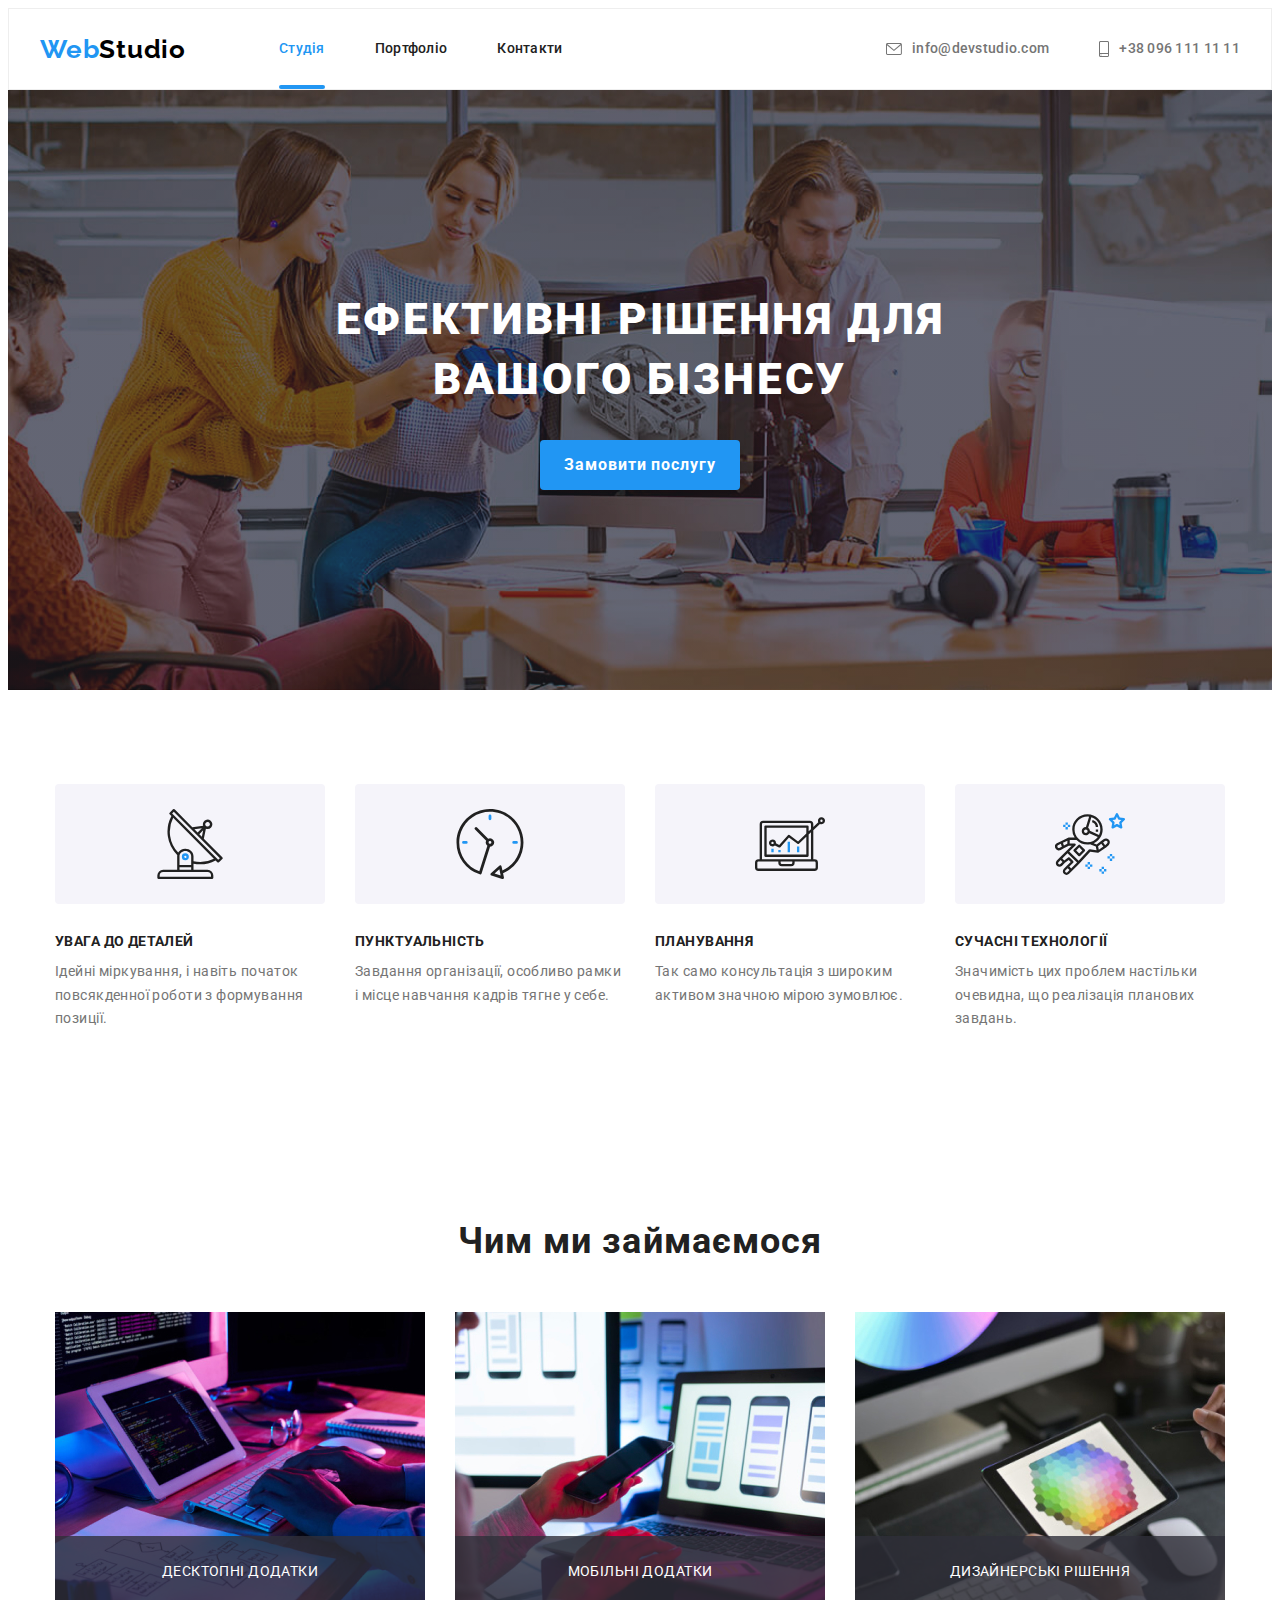
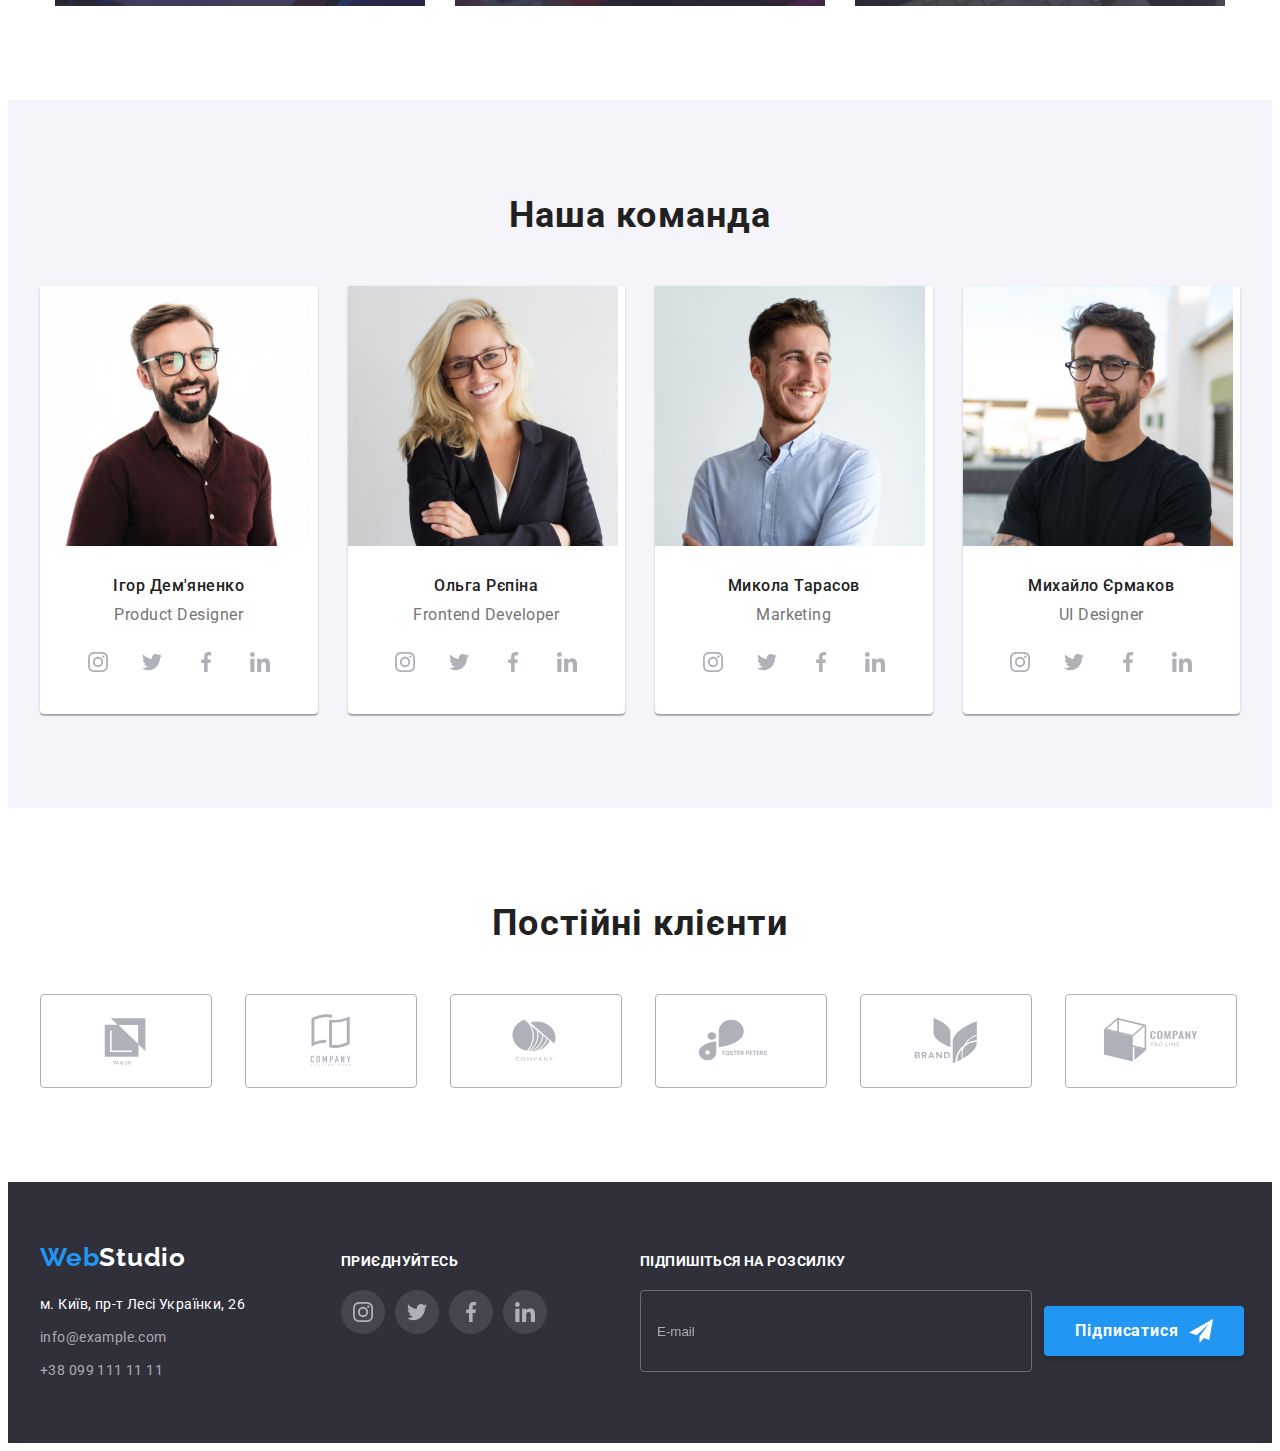
<file: index.html>
<!DOCTYPE html>
<html lang="ru">
<head>
    <meta charset="UTF-8">
    <meta http-equiv="X-UA-Compatible" content="IE=edge">
    <meta name="viewport" content="width=device-width, initial-scale=1.0">
    <title>Студія</title>
    <link rel="preconnect" href="https://fonts.googleapis.com">
    <link rel="preconnect" href="https://fonts.gstatic.com" crossorigin>
    <link href="https://fonts.googleapis.com/css2?family=Raleway:wght@700&family=Roboto:wght@400;500;700;900&display=swap"
        rel="stylesheet">
    <link rel="stylesheet" href="https://cdnjs.cloudflare.com/ajax/libs/modern-normalize/1.1.0/modern-normalize.min.css"
            integrity="sha512-wpPYUAdjBVSE4KJnH1VR1HeZfpl1ub8YT/NKx4PuQ5NmX2tKuGu6U/JRp5y+Y8XG2tV+wKQpNHVUX03MfMFn9Q=="
            crossorigin="anonymous" referrerpolicy="no-referrer" />
    <link rel="stylesheet" href="./css/styles.css">
</head>
<body>
    <!-- HEADER -->
    <header class="header">
       <div class="container header-container-desktop">
           <nav class="nav-header">
                <a class="link logo logo-header" href="./index.html" lang="en">
                <span class="logo-first-part">Web</span><span class="logo-second-part-theme-light">Studio</span>
                </a>
                <ul class="main-information-list list">
                    <li class="main-information-item">
                        <a class="main-information-link current link" href="./index.html">Студія</a>
                    </li>
                    <li class="main-information-item">
                        <a class="main-information-link link" href="./portfolio.html">Портфоліо</a>
                    </li>
                    <li class="main-information-item">
                        <a class="main-information-link link" href="">Контакти</a>
                    </li>
                </ul>        
            </nav>
            <ul class="contacts list">
                <li class="contact-item">
                    <a class="contact-mail contact-link link" href="mailto:info@devstudio.com">
                        <svg class="contact-icon" width="16" height="12">
                            <use href="./images/icons.svg#envelope">
                            </use>
                        </svg>
                            info@devstudio.com
                    </a>
                </li>
                <li class="contact-item">
                    <a class="contact-number contact-link link" href="tel:+380961111111">
                        <svg class="contact-icon" width="10" height="16">
                            <use href="./images/icons.svg#smartphone">
                            </use>
                        </svg>
                            +38 096 111 11 11 </a>
                </li>
            </ul>    
        </div>
        <div class="header-container-mobile">
            <a class="link logo logo-header" href="./index.html" lang="en">
                <span class="logo-first-part">Web</span><span class="logo-second-part-theme-light">Studio</span>
            </a>
            <button class="header-menu-btn js-open-menu" type="button">
                <svg class="icon-menu" width="40" height="40">
                    <use href="./images/icons.svg#icon-menu">
                    </use>
                </svg>
            </button>
        </div>
        <div class="mobile-menu js-menu-container">
            <button type="button" class="mobile-btn-close js-close-menu">
                <svg class="mobile-modal-icon" width="18" height="18">
                    <use href="./images/icons.svg#icon-close"></use>
                </svg>
            </button>
            <div class="mobile-menu-content">
                <nav class="mobile-nav">
                    <ul class="mobile-information-list list">
                        <li class="mobile-information-item">
                            <a class="mobile-information-link link" href="./index.html">Студія</a>
                        </li>
                        <li class="mobile-information-item">
                            <a class="mobile-information-link link" href="./portfolio.html">Портфоліо</a>
                        </li>
                        <li class="mobile-information-item">
                            <a class="mobile-information-link link" href="">Контакти</a>
                        </li>
                    </ul>
                </nav>
                <div class="mobile-socials">
                    <ul class="mobile-contacts-list list">
                        <li class="mobile-contact-item">
                            <a class="contact-mail mobile-mail-link link" href="mailto:info@devstudio.com">info@devstudio.com
                            </a>
                        </li>
                        <li class="mobile-contact-item">
                            <a class="contact-number mobile-number-link link" href="tel:+380961111111">+38 096 111 11 11 </a>
                        </li>
                    </ul>
                    <ul class="mobile-socials-list list">
                        <li class="mobile-socials-item">
                            <a class="mobile-socials-link link" href="" target="_blank" rel="noopener noreferrer"
                                aria-label="Instagram">Instagram</a>
                        </li>
                        <li class="mobile-socials-item">
                            <a class="mobile-socials-link link" href="" target="_blank" rel="noopener noreferrer"
                                aria-label="Twitter">Twitter</a>
                        </li>
                        <li class="mobile-socials-item">
                            <a class="mobile-socials-link link" href="" target="_blank" rel="noopener noreferrer"
                                aria-label="Facebook">Facebook</a>
                        </li>
                        <li class="mobile-socials-item">
                            <a class="mobile-socials-link link" href="" target="_blank" rel="noopener noreferrer"
                                aria-label="Linkedin">LinkedIn</a>
                        </li>
                    </ul>
                </div>
            </div>          
        </div>
 
    </header>
    <main>
        <!-- HERO -->
        <section class="hero">
            <div class="container">
                <h1 class="tittle"> Ефективні рішення для вашого бізнесу </h1>
                <button class="modal-btn" type="button" data-modal-open>Замовити послугу</button>
            </div>
        </section>
        <!-- <ADVANTAGES -->
        <section class="section">
           <div class="container advantages-container">
               <h2 class="visually-hidden"> Наші переваги </h2>
            <ul class="advantages-list list">
                <li class="advantages-list-item">
                    <div class="advantages-frame">
                        <svg class="advantages-icons" width="70" height="70">
                            <use href="./images/icons.svg#antenna">
                            </use>
                        </svg>
                    </div>
                    <h3 class="advantages-item">Увага до деталей</h3>
                    <p class="advantages-discription">Ідейні міркування, і навіть початок повсякденної роботи з формування позиції.</p>
                </li>
                <li class="advantages-list-item">
                    <div class="advantages-frame">
                        <svg class="advantages-icons" width="70" height="70">
                            <use href="./images/icons.svg#clock">
                            </use>
                        </svg>
                    </div>
                    <h3 class="advantages-item">Пунктуальність</h3>
                    <p class="advantages-discription">Завдання організації, особливо рамки і місце навчання кадрів тягне у себе.
                    </p>
                </li>
                <li class="advantages-list-item">
                    <div class="advantages-frame">
                        <svg class="advantages-icons" width="70" height="70">
                            <use href="./images/icons.svg#diagram">
                            </use>
                        </svg>
                    </div>
                    <h3 class="advantages-item">Планування</h3>
                    <p class="advantages-discription">Так само консультація з широким активом значною мірою зумовлює.</p>
                </li>
                <li class="advantages-list-item">
                    <div class="advantages-frame">
                        <svg class="advantages-icons" width="70" height="70">
                            <use href="./images/icons.svg#astronaut">
                            </use>
                        </svg>
                    </div>                   
                    <h3 class="advantages-item">Сучасні технології</h3>
                    <p class="advantages-discription">Значимість цих проблем настільки очевидна, що реалізація планових завдань. 
                    </p>
                </li>
            </ul>
            </div>
            </section>
            <!-- ABOUT -->
            <section class="about section">
                <div class="container">
                    <h2 class="about-our-business">Чим ми займаємося</h2>
                    <ul class="about-list list">
                        <li class="about-item">
                            <div class="about-img-box">
                                <img class="about-img"
                                srcset="./images/business/business-img-1.jpg 1x, ./images/business/business-img-1@2x.jpg 2x"
                                src="./images/business/business-img-1.jpg"
                                alt="працівник набирає текст" width="370" height="294">
                                <div class="about-discription"><p>Десктопні додатки</p>
                                </div>
                            </div>
                        </li>
                        <li class="about-item">
                            <div class="about-img-box">
                                <img class="about-img" 
                                srcset="./images/business/business-img-2.jpg 1x, ./images/business/business-img-2@2x.jpg 2x"
                                src="./images/business/business-img-2.jpg"
                                alt="працівник обирає макет" width="370" height="294">
                                <div class="about-discription"><p>Мобільні додатки</p>
                                </div>
                            </div>
                        </li>
                        <li class="about-item">
                            <div class="about-img-box"><img class="about-img" 
                                srcset="./images/business/business-img-3.jpg 1x, ./images/business/business-img-3@2x.jpg 2x"
                                src="./images/business/business-img-3.jpg"
                                alt="працівник обирає колір" width="370" height="294">
                                <div class="about-discription"><p>Дизайнерські рішення</p>
                                </div>
                            </div>
                        </li>
                    </ul>       
        </div>
        </section>
        <!-- EMPLOYEES -->
        <section class="employees section">
            <div class="container employees-container">
                <h2 class="our-employees">Наша команда</h2>
                <ul class="employees-list list">
                    <li class="employees-item">
                        <img class="employees-img" 
                        srcset="./images/employees/product_designer.jpg 1x, ./images/employees/product_designer@2x.jpg 2x" 
                        src="./images/employees/product_designer.jpg" alt="Ігор Дем'яненко" width="270"
                            height="260">
                        <div class="employees-information">
                            <h3 class="employees-name">Ігор Дем'яненко</h3>
                            <p class="employees-position" lang="en">Product Designer</p>
                            <ul class="socials-list list">
                                <li class="socials-item">
                                    <a class="socials-link link" href="" target="_blank" rel="noopener noreferrer" aria-label="іконка Instagram">
                                        <svg class="socials-icon" width="20" height="20">
                                            <use href="./images/icons.svg#instagram"></use>
                                        </svg>
                                    </a>
                                </li>
                                <li class="socials-item">
                                    <a class="socials-link link" href="" target="_blank" rel="noopener noreferrer" aria-label="іконка Twitter">
                                        <svg class="socials-icon" width="20" height="20">
                                            <use href="./images/icons.svg#twitter"></use>
                                        </svg>
                                    </a>
                                </li>
                                <li class="socials-item">
                                    <a class="socials-link link" href="" target="_blank" rel="noopener noreferrer" aria-label="іконка Facebook">
                                        <svg class="socials-icon" width="20" height="20">
                                            <use href="./images/icons.svg#facebook"></use>
                                        </svg>
                                    </a>
                                </li>
                                <li class="socials-item">
                                    <a class="socials-link link" href="" target="_blank" rel="noopener noreferrer" aria-label="іконка Linkedin">
                                        <svg class="socials-icon" width="20" height="20">
                                            <use href="./images/icons.svg#linkedin"></use>
                                        </svg>
                                    </a>
                                </li>
                            </ul>
                        </div>
                        
                    </li>
                    <li class="employees-item">
                        <img class="employees-img"
                        srcset="./images/employees/frontend_developer.jpg 1x, ./images/employees/frontend_developer@2x.jpg 2x" 
                        src="./images/employees/frontend_developer.jpg" alt="Ольга Рєпіна" width="270"
                        height="260">
                        <div class="employees-information">
                            <h3 class="employees-name">Ольга Рєпіна</h3>
                            <p class="employees-position" lang="en">Frontend Developer</p>
                            <ul class="socials-list list">
                                <li class="socials-item">
                                    <a class="socials-link link" href="" target="_blank" rel="noopener noreferrer" aria-label="іконка Instagram">
                                        <svg class="socials-icon" width="20" height="20">
                                            <use href="./images/icons.svg#instagram"></use>
                                        </svg>
                                    </a>
                                </li>
                                <li class="socials-item">
                                    <a class="socials-link link" href="" target="_blank" rel="noopener noreferrer" aria-label="іконка Twitter">
                                        <svg class="socials-icon" width="20" height="20">
                                            <use href="./images/icons.svg#twitter"></use>
                                        </svg>
                                    </a>
                                </li>
                                <li class="socials-item">
                                    <a class="socials-link link" href="" target="_blank" rel="noopener noreferrer" aria-label="іконка Facebook">
                                        <svg class="socials-icon" width="20" height="20">
                                            <use href="./images/icons.svg#facebook"></use>
                                        </svg>
                                    </a>
                                </li>
                                <li class="socials-item">
                                    <a class="socials-link link" href="" target="_blank" rel="noopener noreferrer" aria-label="іконка Linkedin">
                                        <svg class="socials-icon" width="20" height="20">
                                            <use href="./images/icons.svg#linkedin"></use>
                                        </svg>
                                    </a>
                                </li>
                            </ul>
                        </div>
                        
                    </li>
                    <li class="employees-item">
                        <img class="employees-img" 
                        srcset="./images/employees/marketing.jpg 1x, ./images/employees/marketing@2x.jpg 2x" 
                        src="./images/employees/marketing.jpg" alt="Микола Тарасов" width="270"
                        height="260">
                        <div class="employees-information">
                            <h3 class="employees-name">Микола Тарасов</h3>
                            <p class="employees-position" lang="en">Marketing</p>
                            <ul class="socials-list list">
                                <li class="socials-item">
                                    <a class="socials-link link" href="" target="_blank" rel="noopener noreferrer" aria-label="іконка Instagram">
                                        <svg class="socials-icon" width="20" height="20">
                                            <use href="./images/icons.svg#instagram"></use>
                                        </svg>
                                    </a>
                                </li>
                                <li class="socials-item">
                                    <a class="socials-link link" href="" target="_blank" rel="noopener noreferrer" aria-label="іконка Twitter">
                                        <svg class="socials-icon" width="20" height="20">
                                            <use href="./images/icons.svg#twitter"></use>
                                        </svg>
                                    </a>
                                </li>
                                <li class="socials-item">
                                    <a class="socials-link link" href="" target="_blank" rel="noopener noreferrer" aria-label="іконка Facebook">
                                        <svg class="socials-icon" width="20" height="20">
                                            <use href="./images/icons.svg#facebook"></use>
                                        </svg>
                                    </a>
                                </li>
                                <li class="socials-item">
                                    <a class="socials-link link" href="" target="_blank" rel="noopener noreferrer" aria-label="іконка Linkedin">
                                        <svg class="socials-icon" width="20" height="20">
                                            <use href="./images/icons.svg#linkedin"></use>
                                        </svg>
                                    </a>
                                </li>
                            </ul>
                        </div>                       
                    </li>
                    <li class="employees-item">
                        <img class="employees-img" 
                        srcset="./images/employees/uI_designer.jpg 1x, ./images/employees/uI_designer@2x.jpg 2x"
                        src="./images/employees/uI_designer.jpg" alt="Михайло Єрмаков" width="270"
                        height="260">
                        <div class="employees-information">
                            <h3 class="employees-name">Михайло Єрмаков</h3>
                            <p class="employees-position" lang="en">UI Designer</p>
                            <ul class="socials-list list">
                                <li class="socials-item">
                                    <a class="socials-link link" href="" target="_blank" rel="noopener noreferrer" aria-label="іконка Instagram">
                                        <svg class="socials-icon" width="20" height="20">
                                            <use href="./images/icons.svg#instagram"></use>
                                        </svg>
                                    </a>
                                </li>
                                <li class="socials-item">
                                    <a class="socials-link link" href="" target="_blank" rel="noopener noreferrer" aria-label="іконка Twitter">
                                        <svg class="socials-icon" width="20" height="20">
                                            <use href="./images/icons.svg#twitter"></use>
                                        </svg>
                                    </a>
                                </li>
                                <li class="socials-item">
                                    <a class="socials-link link" href="" target="_blank" rel="noopener noreferrer" aria-label="іконка Facebook">
                                        <svg class="socials-icon" width="20" height="20">
                                            <use href="./images/icons.svg#facebook"></use>
                                        </svg>
                                    </a>
                                </li>
                                <li class="socials-item">
                                    <a class="socials-link link" href="" target="_blank" rel="noopener noreferrer" aria-label="іконка Linkedin">
                                        <svg class="socials-icon" width="20" height="20">
                                            <use href="./images/icons.svg#linkedin"></use>
                                        </svg>
                                    </a>
                                </li>
                            </ul>
                        </div>
                    </li>
                </ul>
            </div>
        </section>
        <section class="customers section">
            <div class="container">
                <h2 class="our-customers">Постійні клієнти</h2>
                <ul class="list customers-list">
                    <li class="customers-item">
                        <a class="customers-link" href="" target="_blank" rel="noopener noreferrer">
                            <svg class="customers-icons" width="106" height="60">
                                <use href="./images/icons.svg#logo-1">
                                </use>
                            </svg>
                        </a>                        
                    </li>
                    <li class="customers-item">
                        <a class="customers-link" href="" target="_blank" rel="noopener noreferrer">
                            <svg class="customers-icons" width="106" height="60">
                                <use href="./images/icons.svg#logo-2">
                                </use>
                            </svg>
                        </a>                       
                    </li>
                    <li class="customers-item">
                        <a class="customers-link" href="" target="_blank" rel="noopener noreferrer">
                            <svg class="customers-icons" width="106" height="60">
                                <use href="./images/icons.svg#logo-3">
                                </use>
                            </svg>
                        </a>
                        
                    </li>
                    <li class="customers-item">
                        <a class="customers-link" href="" target="_blank" rel="noopener noreferrer">
                            <svg class="customers-icons" width="106" height="60">
                                <use href="./images/icons.svg#logo-4">
                                </use>
                            </svg>
                        </a>                       
                    </li>
                    <li class="customers-item">
                        <a class="customers-link" href="" target="_blank" rel="noopener noreferrer">
                            <svg class="customers-icons" width="106" height="60">
                                <use href="./images/icons.svg#logo-5">
                                </use>
                            </svg>
                        </a>                       
                    </li>
                    <li class="customers-item">
                        <a class="customers-link" href="" target="_blank" rel="noopener noreferrer">
                            <svg class="customers-icons" width="106" height="60">
                                <use href="./images/icons.svg#logo-6">
                                </use>
                            </svg>
                        </a>                        
                    </li>
                </ul>
            </div>
        </section>
    </main>
    <!-- FOOTER -->
    <footer class="footer">
        <div class="container footer-container">
            <div class="footer-information-box">
                <div class="footer-main">
                    <a class="logo link" href="./index.html" lang="en">
                        <span class="logo-first-part">Web</span><span class="logo-second-part-theme-dark">Studio</span>
                    </a>
                    <address class="address">
                        <ul class="contact-info-list list">
                            <li class="contact-info-item"><a class="contact-info-link contact-info-link-address link"
                                    href="https://goo.gl/maps/YMytQSWN1X3MKWsU9" target="_blank" rel="noopener noreferrer">
                                    м. Київ, пр-т Лесі Українки, 26</a>
                            </li>
                            <li class="contact-info-item">
                                <a class="contact-info-link link" href="mailto:info@example.com">info@example.com </a>
                            </li>
                            <li class="contact-info-item">
                                <a class="contact-info-link link" href="tel:+380991111111"> +38 099 111 11 11 </a>
                            </li>
                        </ul>
                    </address>
                </div>
                <div class="join">
                    <h2 class="to-join to-join1">приєднуйтесь</h2>
                    <ul class="socials-list list">
                        <li class="socials-item">
                            <a class="socials-link socials-link-dark-theme link" href="" target="_blank" rel="noopener noreferrer"
                                aria-label="іконка Instagram">
                                <svg class="socials-icon" width="20" height="20">
                                    <use href="./images/icons.svg#instagram"></use>
                                </svg>
                            </a>
                        </li>
                        <li class="socials-item">
                            <a class="socials-link socials-link-dark-theme link" href="" target="_blank" rel="noopener noreferrer"
                                aria-label="іконка Twitter">
                                <svg class="socials-icon" width="20" height="20">
                                    <use href="./images/icons.svg#twitter"></use>
                                </svg>
                            </a>
                        </li>
                        <li class="socials-item">
                            <a class="socials-link socials-link-dark-theme link" href="" target="_blank" rel="noopener noreferrer"
                                aria-label="іконка Facebook">
                                <svg class="socials-icon" width="20" height="20">
                                    <use href="./images/icons.svg#facebook"></use>
                                </svg>
                            </a>
                        </li>
                        <li class="socials-item">
                            <a class="socials-link socials-link-dark-theme link" href="" target="_blank" rel="noopener noreferrer"
                                aria-label="іконка Linkedin">
                                <svg class="socials-icon" width="20" height="20">
                                    <use href="./images/icons.svg#linkedin"></use>
                                </svg>
                            </a>
                        </li>
                    </ul>
                </div>
            </div>            
            <div class="join-form-box">
                <p class="to-join">Підпишіться на розсилку</p>
                <form class="join-form">
                    <label class="join-form-label" for="join-user-email">E-mail</label>
                    <div class="join-form-field">
                        <input class="join-form-input" id="join-user-email" type="email" name="join-user-email" placeholder="E-mail">
                        <button class="modal-btn join-form-btn" type="submit">Підписатися
                            <svg class="join-form-icon" width="24" height="24">
                                <use href="./images/icons.svg#icon-send"></use>
                            </svg>
                        </button>
                    </div>
                </form>
            </div>
        </div>
    </footer>

<div class="backdrop is-hidden" data-modal>
    <div class="modal">
        <button type="button" class="modal-btn-close" data-modal-close>
            <svg class="modal-icon" width="18" height="18">
                <use href="./images/icons.svg#icon-close"></use>
            </svg>
        </button>
        <p class="contact-form-request">Залиште свої дані, ми вам передзвонимо</p>
        <form name="contact-form" autocomplete="off" class="contact-form">
            <label class="form-label" for="user-name">Ім'я</label>
            <div class="form-field">               
                <input class="form-input" id="user-name" type="text" name="user-name">
                <svg class="form-icon" width="18" height="18">
                    <use href="./images/icons.svg#icon-name"></use>
                </svg>
            </div>

            <label class="form-label" for="user-phone">Телефон</label>
            <div class="form-field">                
                <input class="form-input" id="user-phone" type="tel" name="user-phone">
                <svg class="form-icon" width="18" height="18">
                    <use href="./images/icons.svg#icon-phone-black"></use>
                </svg>
            </div>

            <label class="form-label" for="user-email">Пошта</label>
            <div class="form-field">                
                <input class="form-input" id="user-email" type="email" name="user-email">
                <svg class="form-icon" width="18" height="18">
                    <use href="./images/icons.svg#icon-email"></use>
                </svg>
            </div>

            <div class="form-field">
                <label class="form-label" for="user-comment">Коментар</label>
                <textarea class="form-input form-textarea" name="user-comment" id="user-comment" placeholder="Введіть текст" ></textarea>
            </div>

            <div class="form-field-checkbox">
                <input class="form-input-checkbox" id="user-agreement" type="checkbox" name="user-agreement">
                <svg class="checkbox-icon" width="16" height="15">
                    <use href="./images/icons.svg#icon-check"></use>
                </svg>               
                <label class="form-label-checkbox" for="user-agreement">Погоджуюся з розсилкою та приймаю 
                    <a href="#" class="checkbox-contract">Умови договору</a>
                </label>
            </div>
            <button type="submit" class="modal-btn">Відправити</button>
        </form>
    </div>
</div>

    <script src="./js/mobile-menu.js"></script>
    <script src="./js/modal.js"></script>
</body>
</html>
</file>
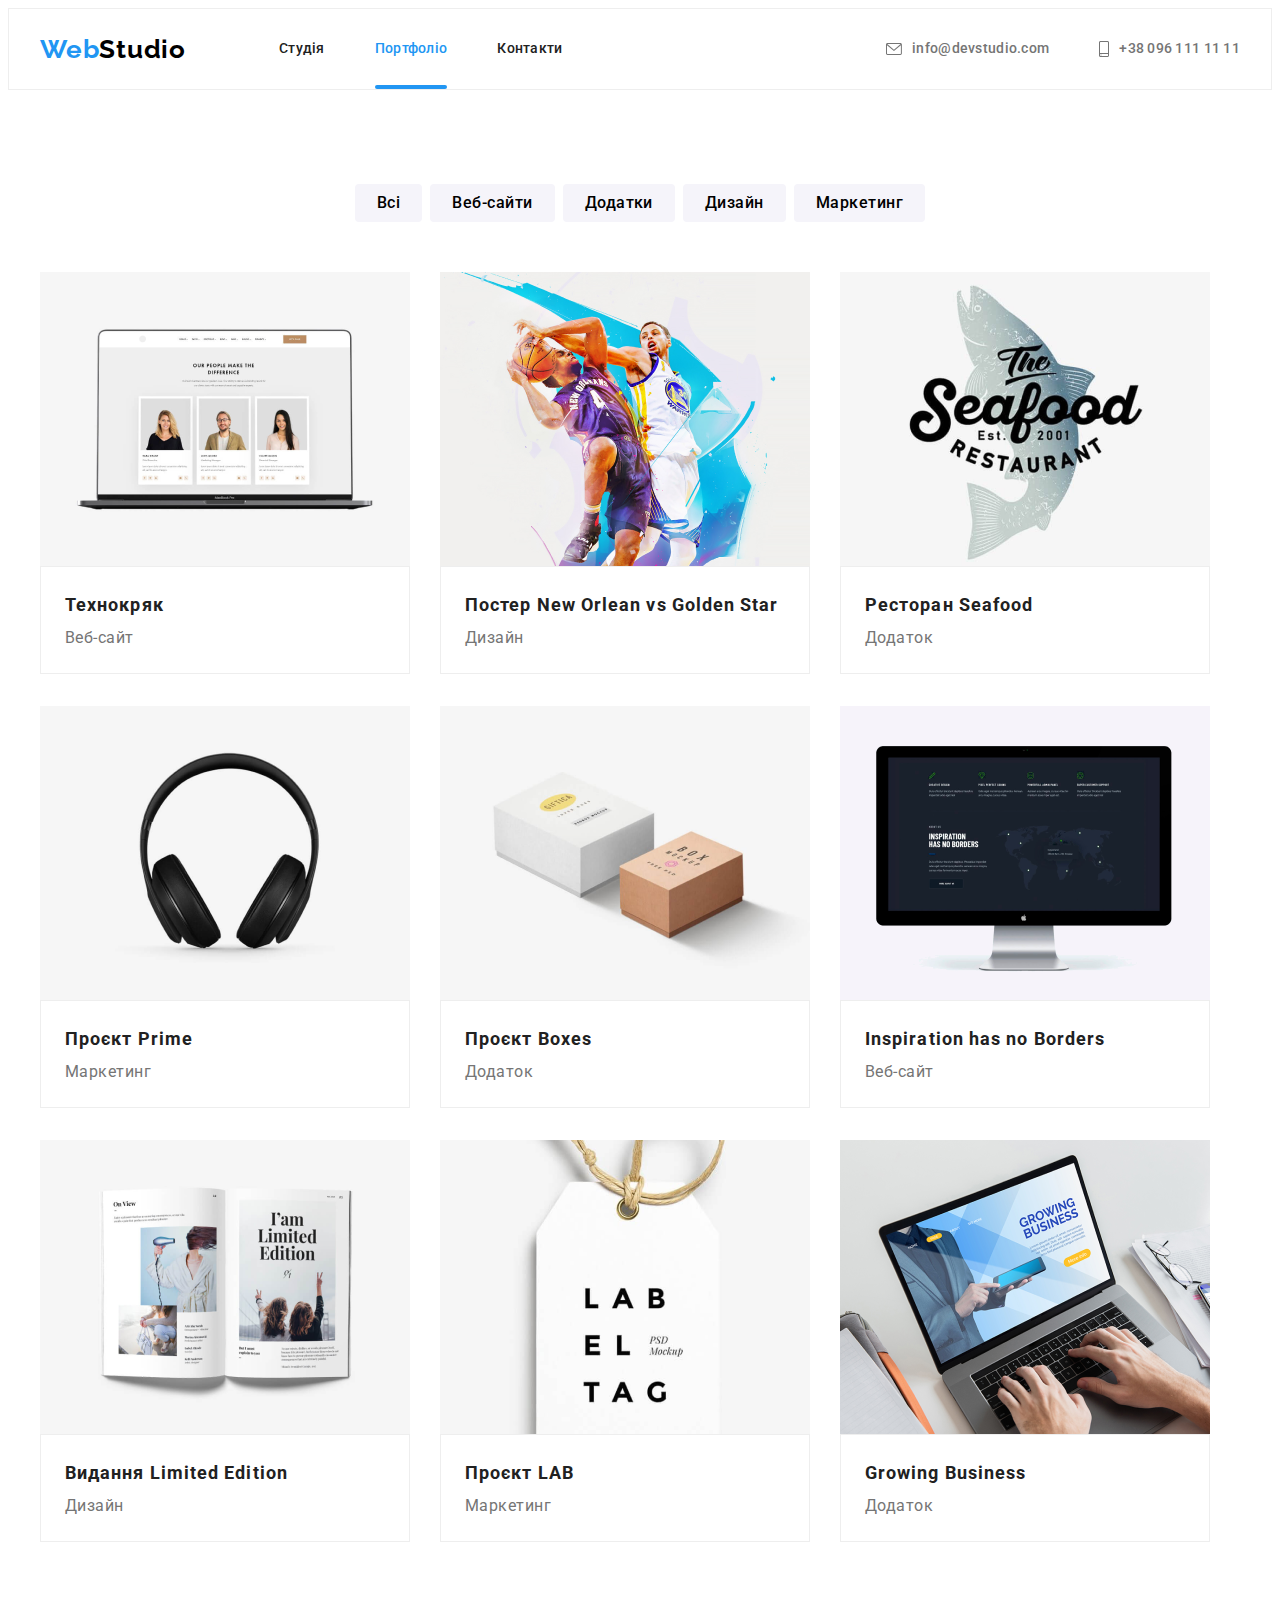
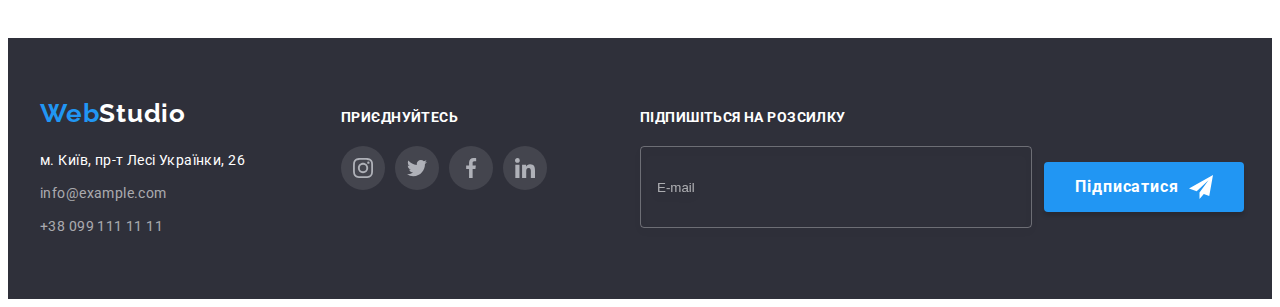
<file: portfolio.html>
<!DOCTYPE html>
<html lang="ru">
<head>
    <meta charset="UTF-8">
    <meta http-equiv="X-UA-Compatible" content="IE=edge">
    <meta name="viewport" content="width=device-width, initial-scale=1.0">
    <title>Портфоліо</title>
    <link rel="preconnect" href="https://fonts.googleapis.com">
    <link rel="preconnect" href="https://fonts.gstatic.com" crossorigin>
    <link href="https://fonts.googleapis.com/css2?family=Raleway:wght@700&family=Roboto:wght@400;500;700;900&display=swap"
        rel="stylesheet">
    <link rel="stylesheet" href="https://cdnjs.cloudflare.com/ajax/libs/modern-normalize/1.1.0/modern-normalize.min.css"
        integrity="sha512-wpPYUAdjBVSE4KJnH1VR1HeZfpl1ub8YT/NKx4PuQ5NmX2tKuGu6U/JRp5y+Y8XG2tV+wKQpNHVUX03MfMFn9Q=="
        crossorigin="anonymous" referrerpolicy="no-referrer" />
    <link rel="stylesheet" href="./css/styles.css">
</head>
<body>
    <!-- HEADER -->
    <header class="header">
        <div class="container header-container-desktop">
            <nav class="nav-header">
                <a class="link logo logo-header" href="./index.html" lang="en">
                    <span class="logo-first-part">Web</span><span class="logo-second-part-theme-light">Studio</span>
                </a>
                <ul class="main-information-list list">
                    <li class="main-information-item">
                        <a class="main-information-link link" href="./index.html">Студія</a>
                    </li>
                    <li class="main-information-item">
                        <a class="main-information-link current link" href="./portfolio.html">Портфоліо</a>
                    </li>
                    <li class="main-information-item">
                        <a class="main-information-link link" href="">Контакти</a>
                    </li>
                </ul>
            </nav>
            <ul class="contacts list">
                <li class="contact-item">
                    <a class="contact-mail contact-link link" href="mailto:info@devstudio.com">
                        <svg class="contact-icon" width="16" height="12">
                            <use href="./images/icons.svg#envelope">
                            </use>
                        </svg>
                        info@devstudio.com
                    </a>
                </li>
                <li class="contact-item">
                    <a class="contact-number contact-link link" href="tel:+380961111111">
                        <svg class="contact-icon" width="10" height="16">
                            <use href="./images/icons.svg#smartphone">
                            </use>
                        </svg>
                        +38 096 111 11 11 </a>
                </li>
            </ul>
            
        </div>
    </header>
    <main>
        <!-- PORTFOLIO -->
        <section class="section">
            <div class="container">
                <h1 class="visually-hidden">Портфоліо</h1>               
                <ul class="list menu-list">
                    <li class="menu-item">
                        <button class="menu-item-btn" type="button">Всі</button>
                    </li>
                    <li class="menu-item">
                        <button class="menu-item-btn" type="button">Веб-сайти</button>
                    <li class="menu-item">
                        <button class="menu-item-btn" type="button">Додатки</button>
                    </li>
                    <li class="menu-item">
                        <button class="menu-item-btn" type="button">Дизайн</button>
                    </li>
                    <li class="menu-item">
                        <button class="menu-item-btn" type="button">Маркетинг</button>
                    </li>
                </ul>                               
                <ul class="projects-list list">
                    <li class="projects-item">
                        <a class="projects-link link" href="" target="_blank" rel="noopener noreferrer">
                           <div class="project-purpose-image">
                            <img class="project-img" src="./images/portfolio/project-1-img.png" alt="відкритий веб-сайт на ноутбуці" width="370" height="294">
                            <div class="project-purpose">
                                <p>Ресурс пропонує комплексні пропозиції з різним рівнем функціоналу та сервісів. Все це дозволить відвідувачу отримати вичерпні відомості про компанію чи приватну особу.

                                </p>
                            </div>
                           </div> 
                            <div class="projects-discription">
                                <h2 class="project-name">Технокряк</h2>
                                <p class="project-type">Веб-сайт</p>
                            </div>
                        </a>
                    </li>
                    <li class="projects-item">
                        <a class="projects-link link" href="" target="_blank" rel="noopener noreferrer">
                            <div class="project-purpose-image">
                            <img class="project-img" src="./images/portfolio/project-2-img.png" alt="два баскетболіста грають" width="370"
                                height="294">
                            <div class="project-purpose">
                                    <p>Ресурс пропонує комплексні пропозиції з різним рівнем функціоналу та сервісів. Все це дозволить відвідувачу
                                        отримати вичерпні відомості про компанію чи приватну особу.
                                
                                    </p>
                                </div>
                                </div>
                            <div class="projects-discription">
                                <h2 class="project-name">Постер New Orlean vs Golden Star</h2>
                                <p class="project-type">Дизайн</p>
                            </div>
                        </a>                        
                    </li>
                    <li class="projects-item">
                        <a class="projects-link link" href="" target="_blank" rel="noopener noreferrer">
                            <div class="project-purpose-image">
                            <img src="./images/portfolio/project-3-img.png" class="project-img" alt="емблема ресторану Seafood" width="370"
                                height="294">
                                <div class="project-purpose">
                                <p>Ресурс пропонує комплексні пропозиції з різним рівнем функціоналу та сервісів. Все це дозволить відвідувачу отримати вичерпні відомості про компанію чи приватну особу.

                                </p>
                            </div>
                                </div>
                            <div class="projects-discription">
                                <h2 class="project-name">Ресторан Seafood</h2>
                                <p class="project-type">Додаток</p>
                            </div>
                        </a>                       
                    </li>
                    <li class="projects-item">
                        <a class="projects-link link" href="" target="_blank" rel="noopener noreferrer">
                            <div class="project-purpose-image">
                            <img class="project-img" src="./images/portfolio/project-4-img.png" alt="навушники" width="370" height="294">
                            <div class="project-purpose">
                                <p>Ресурс пропонує комплексні пропозиції з різним рівнем функціоналу та сервісів. Все це дозволить відвідувачу отримати вичерпні відомості про компанію чи приватну особу.

                                </p>
                            </div>
                            </div>
                            <div class="projects-discription">
                                <h2 class="project-name">Проєкт Prime</h2>
                                <p class="project-type">Маркетинг</p>
                            </div>
                        </a>                                              
                    </li>
                    <li class="projects-item">
                        <a class="projects-link link" href="" target="_blank" rel="noopener noreferrer">
                            <div class="project-purpose-image">
                            <img class="project-img" src="./images/portfolio/project-5-img.png" alt="дві коробки" width="370" height="294">
                            <div class="project-purpose">
                                <p>Ресурс пропонує комплексні пропозиції з різним рівнем функціоналу та сервісів. Все це дозволить відвідувачу отримати вичерпні відомості про компанію чи приватну особу.

                                </p>
                            </div>
                            </div>
                            <div class="projects-discription">
                                <h2 class="project-name">Проєкт Boxes</h2>
                                <p class="project-type">Додаток</p>
                            </div>
                        </a>                          
                    </li>
                    <li class="projects-item">
                        <a class="projects-link link" href="" target="_blank" rel="noopener noreferrer">
                            <div class="project-purpose-image">
                            <img class="project-img" src="./images/portfolio/project-6-img.png" alt="відкритий веб-сайт на мониторі" width="370"
                                height="294">
                                <div class="project-purpose">
                                <p>Ресурс пропонує комплексні пропозиції з різним рівнем функціоналу та сервісів. Все це дозволить відвідувачу отримати вичерпні відомості про компанію чи приватну особу.

                                </p>
                            </div>
                            </div>
                            <div class="projects-discription">
                                <h2 class="project-name">Inspiration has no Borders</h2>
                                <p class="project-type">Веб-сайт</p>
                            </div>
                        </a>                                                  
                    </li>
                    <li class="projects-item">
                        <a class="projects-link link" href="" target="_blank" rel="noopener noreferrer">
                            <div class="project-purpose-image">
                            <img class="project-img" src="./images/portfolio/project-7-img.png" alt="розворот журналу" width="370" height="294">
                            <div class="project-purpose">
                                <p>Ресурс пропонує комплексні пропозиції з різним рівнем функціоналу та сервісів. Все це дозволить відвідувачу отримати вичерпні відомості про компанію чи приватну особу.

                                </p>
                            </div>
                            </div>
                            <div class="projects-discription">
                                <h2 class="project-name">Видання Limited Edition</h2>
                                <p class="project-type">Дизайн</p>
                            </div>
                        </a>                                                 
                    </li>
                    <li class="projects-item">
                        <a class="projects-link link" href="" target="_blank" rel="noopener noreferrer">
                            <div class="project-purpose-image">
                            <img class="project-img" src="./images/portfolio/project-8-img.png" alt="етикетка" width="370" height="294">
                            <div class="project-purpose">
                                <p>Ресурс пропонує комплексні пропозиції з різним рівнем функціоналу та сервісів. Все це дозволить відвідувачу отримати вичерпні відомості про компанію чи приватну особу.

                                </p>
                            </div>
                            </div>
                            <div class="projects-discription">
                                <h2 class="project-name">Проєкт LAB</h2>
                                <p class="project-type">Маркетинг</p>
                            </div>
                        </a>                                                 
                    </li>
                    <li class="projects-item">
                        <a class="projects-link link" href="" target="_blank" rel="noopener noreferrer">
                            <div class="project-purpose-image">
                            <img class="project-img" src="./images/portfolio/project-9-img.png" alt="відкритий додаток на ноутбуці" width="370"
                                height="294">
                                <div class="project-purpose">
                                <p>Ресурс пропонує комплексні пропозиції з різним рівнем функціоналу та сервісів. Все це дозволить відвідувачу отримати вичерпні відомості про компанію чи приватну особу.

                                </p>
                            </div>
                            </div>
                            <div class="projects-discription">
                                <h2 class="project-name">Growing Business</h2>
                                <p class="project-type">Додаток</p>
                            </div>
                        </a>                                            
                    </li>
                </ul>                
            </div>
        </section>
    </main>
    <!-- FOOTER -->
    <footer class="footer">
        <div class="container footer-container">
            <div class="footer-main">
                <a class="logo link" href="./index.html" lang="en">
                    <span class="logo-first-part">Web</span><span class="logo-second-part-theme-dark">Studio</span>
                </a>
                <address class="address">
                    <ul class="contact-info-list list">
                        <li class="contact-info-item"><a class="contact-info-link contact-info-link-address link"
                                href="https://goo.gl/maps/YMytQSWN1X3MKWsU9" target="_blank" rel="noopener noreferrer">
                                м. Київ, пр-т Лесі Українки, 26</a>
                        </li>
                        <li class="contact-info-item">
                            <a class="contact-info-link link" href="mailto:info@example.com">info@example.com </a>
                        </li>
                        <li class="contact-info-item">
                            <a class="contact-info-link link" href="tel:+380991111111"> +38 099 111 11 11 </a>
                        </li>
                    </ul>
                </address>
            </div>
            <div class="join">
                <h2 class="to-join">приєднуйтесь</h2>
                <ul class="socials-list list">
                    <li class="socials-item">
                        <a class="socials-link socials-link-dark-theme link" href="" target="_blank" rel="noopener noreferrer"
                            aria-label="іконка Instagram">
                            <svg class="socials-icon" width="20" height="20">
                                <use href="./images/icons.svg#instagram"></use>
                            </svg>
                        </a>
                    </li>
                    <li class="socials-item">
                        <a class="socials-link socials-link-dark-theme link" href="" target="_blank" rel="noopener noreferrer"
                            aria-label="іконка Twitter">
                            <svg class="socials-icon" width="20" height="20">
                                <use href="./images/icons.svg#twitter"></use>
                            </svg>
                        </a>
                    </li>
                    <li class="socials-item">
                        <a class="socials-link socials-link-dark-theme link" href="" target="_blank" rel="noopener noreferrer"
                            aria-label="іконка Facebook">
                            <svg class="socials-icon" width="20" height="20">
                                <use href="./images/icons.svg#facebook"></use>
                            </svg>
                        </a>
                    </li>
                    <li class="socials-item">
                        <a class="socials-link socials-link-dark-theme link" href="" target="_blank" rel="noopener noreferrer"
                            aria-label="іконка Linkedin">
                            <svg class="socials-icon" width="20" height="20">
                                <use href="./images/icons.svg#linkedin"></use>
                            </svg>
                        </a>
                    </li>
                </ul>
            </div>
            <div class="join-form-box">
                <p class="to-join">Підпишіться на розсилку</p>
                <form class="join-form">
                    <label class="join-form-label" for="user-email">E-mail</label>
                    <div class="join-form-field">
                        <input class="join-form-input" id="user-email" type="email" name="user-email" placeholder="E-mail">
                        <button class="modal-btn join-form-btn" type="submit">Підписатися
                            <svg class="join-form-icon" width="24" height="24">
                                <use href="./images/icons.svg#icon-send"></use>
                            </svg>
                        </button>
                    </div>
                </form>
            </div>
        </div>
    </footer>
</body>
</html>
</file>
<file: css/styles.css>
:root {
  --main-font-family: 'Roboto', sans-serif;
  --secondary-font-family: 'Raleway', sans-serif;
  --main-color: #212121;
  --main-color-theme-dark: #ffffff;
  --secondary-color: #757575;
  --color-logo-first-part: #2196f3;
  --color-logo-second-part-theme-light: #000000;
  --color-logo-second-part-theme-dark: #ffffff;
  --hover-focus-color: #2196f3;
  --button-background-hover-focus-color: #188ce8;
  --button-background-color: #2196f3;
  --address-color: rgba(255, 255, 255, 0.6);
  --button-background-color-portfolio: #f5f4fa;
  --main-background-color: #ffffff;
  --dark-background-color: #2F303A;
  --secondary-light-background: #F5F4FA;
  --hover-card-color: rgba(33, 150, 243, 0.9);
  --modal-main-background: rgba(0, 0, 0, 0.2);
  --modal-btn-close-frame: rgba(0, 0, 0, 0.1);
  --form-contact-border: rgba(33, 33, 33, 0.2);
  --form-join-border: rgba(255, 255, 255, 0.3);
}

body {
  font-family: var(--main-font-family);
  font-size: 14px;
  color: var(--main-color);
  background-color: var(--main-background-color);
}

h1,
h2,
h3,
h4,
h5,
h6,
p {
  margin: 0;
}

img {
  display: block;
  max-width: 100%; 
  height: auto;
}

ul {
padding: 0;
margin: 0;
}
.container {
  max-width: 480px;
  padding-left: 15px;
  padding-right: 15px;
  margin-left: auto;
  margin-right: auto;
}

@media (min-width: 768px) {
  .container {
    max-width: 768px;
  }
}

@media (min-width: 1200px) {
  .container {
  max-width: 1200px;
}
}


/* @media (min-width: 480px){ */
.section {
  /* padding-left: 15px;
  padding-right: 15px; */
  padding-top: 60px;
  padding-bottom: 60px;
  }

@media (min-width: 1200px){
.section {
    padding-top: 94px;
    padding-bottom: 94px;
  }
}


.list {
  list-style: none;
}

.link {
  text-decoration: none;
}
.address {
  font-style: normal;
}
/* ================= COMPONENTS ================= */
.logo {
  font-family: var(--secondary-font-family);
  font-style: normal;
  font-weight: 700;
  font-size: 26px;
  line-height: 1.19;
  letter-spacing: 0.03em;
}

.logo-header{
margin-right: 93px;
}

@media (max-width: 768px){
  .logo-header {
    padding-top: 16px;
    padding-bottom: 16px;
  }
}

@media (max-width: 1200px) {
  .logo-header {
      margin-right: 88px;}
} 

.logo-first-part {
  color: var(--color-logo-first-part);
}
.logo-second-part-theme-light {
  color: var(--color-logo-second-part-theme-light);
}
.logo-second-part-theme-dark {
  color: var(--color-logo-second-part-theme-dark);
}
.visually-hidden {
  position: absolute;
  width: 1px;
  height: 1px;
  overflow: hidden;
  border: 0;
  padding: 0;
  clip: rect(0 0 0 0);
  clip-path: inset(50%);
  margin: -1px;
  white-space: nowrap;
}
/* ================= COMPONENTS ================= */

/* ================= HEADER ================= */

.main-information-link {
  font-weight: 500;
  line-height: 1.14;
  letter-spacing: 0.02em;
  color: var(--main-color);
  position: relative;

  display: block;
  padding-top: 32px;
  padding-bottom: 32px;

  transition: color 250ms cubic-bezier(0.4, 0, 0.2, 1);
}

.main-information-item{
  margin-right: 50px;
}
.main-information-item:last-child {
  margin-right: 0;
}
.main-information-link:hover,
.main-information-link:focus {
  color: var(--hover-focus-color);
}
.current::after {
  display: block;
  height: 4px;
  width: 100%;
  background-color: currentColor;
  border-radius: 2px;
  position: absolute;
  bottom: 0;
  content: '';
}


.nav-header{
  display: flex;
  align-items: center;
}

.main-information-list{
  display: flex;
  align-items: center;
}

.main-information-list .current{
  color: var(--hover-focus-color);
}



.contact-link {
  font-weight: 500;
  line-height: 1.14;
  letter-spacing: 0.02em;
  color: var(--secondary-color);

  display: flex;
  align-items: center;
  transition: color 250ms cubic-bezier(0.4, 0, 0.2, 1);
}
.contact-link:hover,
.contact-link:focus {
  color: var(--hover-focus-color);
}

@media (min-width: 768px) {
  .contact-link {
    padding-top: 0;
    padding-bottom: 0;
  }
    }

@media (min-width: 1200px) {
.contact-link {
  padding-top: 32px;
  padding-bottom: 32px;
}
}
   
@media (min-width: 768px) {
  .contacts {
    display: flex;
    flex-direction: column;
    margin-left: auto;
    gap: 10px;
    align-items: baseline;
  }
}

@media (min-width: 1200px) { 
.contacts {
    display: flex;
    flex-direction: row;
    align-items: center;
    margin-left: auto;
    gap: 50px;
}
}

/* @media (min-width: 480px) { */
  .header-container-desktop {
    display: none;
  }


@media (min-width: 768px) {
 .header-container-desktop{
  display: flex;
  align-items: center;
}
}

/* @media (min-width: 480px) { */
  .header-container-mobile {
    display: flex;
    justify-content: space-between;
    align-items: center;
    padding-left: 15px;
    padding-right: 22px;
  }

@media (min-width: 768px) {
  .header-container-mobile {
    display: none
  }
} 


.header-menu-btn {
  border: none ;
  background-color: transparent;
  cursor: pointer;
  width: 40px;
  height: 40px;
  display: flex;
  align-items: center;
  justify-content: center;
  padding: 0;
}
.header{
  border: 1px solid #EEEEEE;
}

.contact-icon{
  fill: currentColor;
  margin-right: 10px;
}
/* ================= MOBILE MENU ================= */
.mobile-menu {
  position: fixed;
  display: flex;
  top: 0;
  left: 0;
  width: 100%;
  height: 100%;
  padding: 40px;
  padding-top: 48px;
  background-color: var(--main-background-color);
  transform: translateX(100%);
  transition: transform 1s;
  z-index: 1;
}

.mobile-menu-content {
  display: flex;
  flex-direction: column;
}

.mobile-information-list {
  display: flex;
  flex-direction: column;
  gap: 30px;
}

.mobile-nav{
  margin-bottom: auto;
}

.mobile-information-link {
  font-size: 40px;
  line-height: 1.18;
  font-weight: 500;
  letter-spacing: 0.02em;
  color: var(--main-color);
  transition: color 250ms cubic-bezier(0.4, 0, 0.2, 1), margin-left 250ms cubic-bezier(0.4, 0, 0.2, 1);
}

.mobile-information-link:focus,
.mobile-information-link:hover,
.mobile-information-link:active {
  color: var(--hover-focus-color);
  margin-left: 7px;
}

.mobile-contacts-list {
  margin-bottom: 64px;
}

.mobile-contact-item {
  margin-bottom: 32px;
}
.mobile-contact-item:last-child {
  margin-bottom: 0;
}

.mobile-mail-link {
  font-weight: 500;
  font-size: 34px;
  line-height: 1.18;
  letter-spacing: 0.02em;
  color: var(--hover-focus-color);
}

.mobile-number-link {
    font-size: 24px;
    line-height: 1.17px;
    letter-spacing: 0.02em;
    color: var(--secondary-color);
    
}

.mobile-socials-list {
 display: flex;
 flex-wrap: wrap;
 gap: 20px;
}

.mobile-socials-item {
  position: relative;
}
.mobile-socials-item::before
 {display: block;
  height: 22px;
  width: 0;
  background-color: currentColor;
  position: absolute;
  left: -10px;
  border: 1px solid rgba(33, 33, 33, 0.2);

  content: ''
}

.mobile-socials-item:first-child::before {
  display: none;
}

.mobile-socials-link {
  font-weight: 500;
  font-size: 18px;
  line-height: 1.22;
  letter-spacing: 0.02em;
  color: var(--hover-focus-color);
}

@media (min-width: 748px) {
  .mobile-menu {
    display: none;
  }
}

.mobile-menu.is-open {
  transform: translateX(0);
}

.mobile-btn-close{
  position: absolute;
  top: 10px;
  right: 15px;
  width: 40px;
  height: 40px;
  border: none;
  cursor: pointer;
  background-color: transparent;
  transition: fill 250ms cubic-bezier(0.4, 0, 0.2, 1);

}

.mobile-btn-close:hover,
.mobile-btn-close:focus {
  fill: var(--hover-focus-color);
}

/* ================= MOBILE MENU ================= */


/* ================= HEADER ================= */

/* ================= HERO ================= */

/* @media (min-width: 480px) { */
.hero {
  background-color: var(--dark-background-color);
  padding-top: 118px;
  padding-bottom: 118px;
  background-image: linear-gradient(rgba(47, 48, 58, 0.4), rgba(47, 48, 58, 0.4)), url(../images/hero/background-mobile.img.jpg);
  background-repeat: no-repeat;
  background-position: center;
  background-size: cover;
  margin-left: auto;
  margin-right: auto;
}

@media (min-device-pixel-ratio: 2),
(min-resolution: 190dpi),
(min-resolution: 2dppx) {
  .hero {
    background-image: linear-gradient(rgba(47, 48, 58, 0.4), rgba(47, 48, 58, 0.4)),
      url(../images/hero/background-mobile.img@2x.jpg);
  }
}

@media (min-width: 768px) {
  .hero {
    background-image: linear-gradient(rgba(47, 48, 58, 0.4), rgba(47, 48, 58, 0.4)),
          url(../images/hero/background-tablet.img.jpg);
  }
}

@media (min-device-pixel-ratio: 2) and (min-width: 768px),
(min-resolution: 190dpi) and (min-width: 768px),
(min-resolution: 2dppx) and (min-width: 768px) {
.hero {
  background-image: linear-gradient(rgba(47, 48, 58, 0.4), rgba(47, 48, 58, 0.4)),
    url(../images/hero/background-tablet.img@2x.jpg);
}
}

@media (min-width: 1200px) {
  .hero {
    background-image: linear-gradient(rgba(47, 48, 58, 0.4), rgba(47, 48, 58, 0.4)),
        url(../images/hero/background.img.jpg);
    padding-top: 200px;
    padding-bottom: 200px;
    max-width: 1600px;
  }
}

@media (min-device-pixel-ratio: 2) and (min-width: 1200px),
(min-resolution: 192dpi) and (min-width: 1200px),
(min-resolution: 2dppx) and (min-width: 1200px) {
  .hero {
      background-image: linear-gradient(rgba(47, 48, 58, 0.4), rgba(47, 48, 58, 0.4)),
        url(../images/hero/background.img@2x.jpg);
      }
    }

/* @media (min-width: 480px) { */
  .tittle {
  font-weight: 900;
  font-size: 26px;
  line-height: 1.62;
  text-align: center;
  letter-spacing: 0.06em;
  text-transform: uppercase;
  color: var(--main-color-theme-dark);

  margin-left: auto;
  margin-right: auto;
  margin-bottom: 30px;
}

@media (min-width: 768px) {
  .tittle {
    width: 360px;}
  }

@media (min-width: 1200px) {
  .tittle {
    width: 643px;
    font-size: 44px;
    line-height: 1.36;
  }

}
.modal-btn {
  font-family:inherit;
  font-weight: 700;
  font-size: 16px;
  line-height: 1.88;
  display: flex;
  align-items: center;
  text-align: center;
  justify-content: center;
  letter-spacing: 0.06em;
  cursor: pointer;
  color: var(--main-color-theme-dark);
  background-color: var(--button-background-color);

  max-width: 250px;
  min-width: 200px;
  min-height: 50px;
  border-radius: 4px;
  box-shadow: 0px 4px 4px rgba(0, 0, 0, 0.15);
  margin-left: auto;
  margin-right: auto;
  border: 0;
  transition: border-radius 250ms cubic-bezier(0.4, 0, 0.2, 1), background-color 250ms cubic-bezier(0.4, 0, 0.2, 1);
  
  
}

.modal-btn:hover,
.modal-btn:focus {
  background-color: var(--button-background-hover-focus-color);
  color: var(--main-color-theme-dark);
  border-radius: 0;
}


/* ================= HERO ================= */

/* ================= ADVANTAGES ================= */

.advantages-list{
  display: flex;
  flex-wrap: wrap;
  align-items: center;
  justify-content: center;
  gap: 30px;
}

/* @media (min-width: 480px) { */
  .advantages-list-item {
    height: 226px;
    width: 450px;
  }


@media (min-width: 768px) {
  .advantages-list-item {
    height: 224px;
    width: 354px;
  }
}

@media (min-width: 1200px) {
.advantages-list-item{
  height: 248px;
  width: 270px;
}
}

/* @media (min-width: 480px){ */
.advantages-item {
    font-size: 14px;
    font-weight: 700;
    line-height: 1.14;
    letter-spacing: 0.03em;
    text-transform: uppercase;
    margin-bottom: 10px;
    text-align: center;
}


@media (min-width: 768px) {
  .advantages-item {
    text-align: left;
  }
}

.advantages-discription {
  line-height: 1.71;
  letter-spacing: 0.03em;
  color: var(--secondary-color);
}

.advantages-frame{
  background: #F5F4FA;
  border-radius: 4px;
  margin-bottom: 30px;
  height: 120px;
  display: flex;
  align-items: center;
  justify-content: center;
}


/* ================= ADVANTAGES ================= */

/* ================= ABOUT ================= */
/* @media (min-width: 480px) { */
  .about{
    display: none;
  }

@media (min-width: 1200px) {
  .about {
    display:flex
  }
}

.about-list{
display: flex;
align-items: center;
gap: 30px;
}

.about-our-business {
  font-weight: 700;
  font-size: 36px;
  line-height: 1.17;
  text-align: center;
  letter-spacing: 0.03em;

  margin-bottom: 50px;
}
.about-img-box {
  position: relative;
}

.about-discription {
  position: absolute;
  bottom: 0;
  display: flex;
  width: 370px;
  height: 70px;
  background-color: rgba(47, 48, 58, 0.8);
  justify-content: center;
  align-items: center;
  color: var(--main-color-theme-dark);
  letter-spacing: 0.03em;
  text-transform: uppercase;
}


/* ================= ABOUT ================= */

/* ================= EMPLOYEES ================= */
.employees{
  background-color: var(--secondary-light-background);
}

/* @media (min-width: 480px){ */
.employees-item {
    background-color: var(--main-background-color);
    width: auto;
    box-shadow: 0px 1px 3px rgba(0, 0, 0, 0.12), 0px 1px 1px rgba(0, 0, 0, 0.14), 0px 2px 1px rgba(0, 0, 0, 0.2);
    border-radius: 0px 0px 4px 4px;
  }

    @media (min-width: 768px) {
      .employees-item {
        flex-basis: calc((100% - 30px) / 2);
      }
    }
  
    @media (min-width: 1200px) {
      .employees-item {
        flex-basis: calc((100% - 90px) / 4);
      }
    }

/* @media (min-width: 480px){ */
.our-employees {
    font-weight: 700;
    font-size: 28px;
    line-height: 1.17;
    text-align: center;
    letter-spacing: 0.03em;
    margin-bottom: 30px;
  }

@media (min-width: 1200px){
.our-employees {
    font-size: 36px;
    margin-bottom: 50px;
  }
}


/* @media (min-width: 480px){ */
.employees-img {
    height: 460px;
    width: 450px;
    object-fit:cover;
  }

@media (min-width: 768px) {
  .employees-img {
    height: 374px;
    width: 354px;
  }
}

@media (min-width: 1200px) {
  .employees-img {
    height: 260px;
    width: 270px;
  }
}

.employees-name {
  font-weight: 500;
  font-size: 16px;
  line-height: 1.19;
  text-align: center;
  letter-spacing: 0.03em;
  margin-bottom: 10px;
}
.employees-position {
  font-size: 16px;
  line-height: 1.19;
  text-align: center;
  letter-spacing: 0.03em;
  color: var(--secondary-color);
  margin-bottom: 16px;
}

.employees-list{
  display: flex;
  flex-wrap: wrap;
  align-items: center;
  justify-content: center;
  gap: 30px;
}

/* @media (min-width: 480px){ */
.employees-information {
    padding-top: 30px;
    padding-bottom: 24px;
  }


@media (min-width: 1200px){
.employees-information {
    padding-bottom: 30px;
  }
}


.socials-list {
  display: flex;
  justify-content: center;
  align-items: center;
  gap: 10px;
}

.socials-link {
  display: flex;
  align-items: center;
  justify-content: center;

  width: 44px;
  height: 44px;

  color:#AFB1B8;

  border-radius: 50%;

  transition: color 250ms cubic-bezier(0.4, 0, 0.2, 1), background-color 250ms cubic-bezier(0.4, 0, 0.2, 1);
}

.socials-link:hover,
.socials-link:focus {
  color: var(--main-color-theme-dark);
  background-color: var(--hover-focus-color);

  }

.socials-icon {
  fill: currentColor;
}
  
/* ================= EMPLOYEES ================= */

/* ================= CUSTOMERS ================= */
/* @media (min-width: 480px){ */
.our-customers {
    font-style: normal;
    font-weight: 700;
    font-size: 28px;
    line-height: 1.17;
    text-align: center;
    letter-spacing: 0.03em;

    margin-bottom: 30px;
  }

@media (min-width: 1200px) {
  .our-customers {
    font-size: 36px;
    margin-bottom: 50px;
  }
}

.customers-list{
display: flex;
flex-wrap: wrap;
align-items: center;
justify-content: center;
gap: 30px;

}

  .customers-item {
    flex-basis: calc((100% - 30px) / 2);
  }


@media (min-width: 768px){
  .customers-item {
 flex-basis: calc((100% - 60px) / 3);
}
}

@media (min-width: 1200px) {
  .customers-item {
    flex-basis: calc((100% - 150px) / 6);
  }
}

 @media (min-width: 1200px){
.customers-list {
    gap: 30px;
  }
 }

.customers-link {
    fill: #AFB1B8;
    border: 1px solid #AFB1B8;
    border-radius: 4px;
    display: flex;
    align-items: center;
    justify-content: center;
    width: 100%;
    height: 92px;
    transition: fill 250ms cubic-bezier(0.4, 0, 0.2, 1), border-color 250ms cubic-bezier(0.4, 0, 0.2, 1);
  }

@media (min-width: 768px) {
  .customers-link {
    width: 226px;
  }
}

@media (min-width: 1200px) {
  .customers-link {
    width: 170px;
}
}

.customers-link:hover,
.customers-link:focus {
  fill: var(--hover-focus-color);
  border-color: var(--hover-focus-color);
}

  
/* ================= CUSTOMERS ================= */

/* ================= FOOTER ================= */
.footer{
  background-color: var(--dark-background-color);
  padding-top: 60px;
  padding-bottom: 60px;
   
}

.footer-container {
  margin: 0;
  display: flex;
  flex-direction: column;
  align-items: center;
} 
/* 
@media (min-width: 798px) { */
  .footer-container {
margin-left: auto;
margin-right: auto;}

/* }
} */

@media (min-width: 1200px) {
.footer-container {
  flex-direction: row;
  align-items: baseline;
  }
}


.address{
  margin-top: 20px;
  margin-bottom: 60px;
}

@media (min-width: 1200px) {
  .address {
    width: 231px;
    margin-bottom: 0;
  }
}


.contact-info-item {
  margin-bottom: 8px;
}

@media (min-width: 1200px){
.contact-info-item {
    margin-bottom: 9px;
  }
}


.contact-info-item:last-child {
  margin-bottom: 0;
}

.contact-info-link {
  line-height: 1.71;
  letter-spacing: 0.03em;
  color: var(--address-color);
  transition: color 250ms cubic-bezier(0.4, 0, 0.2, 1)
  
}
.contact-info-link-address {
  color: var(--main-color-theme-dark);
}
.contact-info-link:hover,
.contact-info-link:focus {
  color: var(--hover-focus-color);
}

.join {
text-align: center;
margin-bottom: 60px;
}

@media (min-width: 1200px){
.join {
    margin-right: 93px;
    margin-bottom: 0;
    align-items: center;
    text-align: left;
  }
}

.to-join {
  font-weight: 700;
  font-size: 14px;
  line-height: 1.14;
  letter-spacing: 0.03em;
  text-transform: uppercase;
  color: var(--main-color-theme-dark);
  margin-bottom: 20px;

}


@media (min-width: 768px) {
  .to-join1 {
    margin-top: 5px;
  }
}

@media (min-width: 1200px) {
  .to-join1 {
    margin-top: 12px;
  }
}


.socials-link-dark-theme{
background-color: rgba(255, 255, 255, 0.1);;
}
.footer-main {
  text-align: center;
}

@media (min-width: 1200px){
.footer-main {
  text-align: left;
  margin-right: 70px;
  }
}


@media (min-width: 768px) {
.footer-information-box {
    display: flex;
    
    justify-content: center;
    /* justify-content: center; */
    gap: 165px;
    width: 100%;
  }
}
@media (min-width: 1200px) {
  .footer-information-box {
    gap: 0;
    padding-left: 0;
    padding-right: 0;
  }
}


.join-form-box { 
  text-align: center;
  width: 100%;
}

@media (min-width: 1200px) {
  .join-form-box {
   text-align: left;
   justify-content: baseline;
   align-items: baseline;
   align-items: baseline ;
  }
}
.join-form {
  width: 100%;
}
.join-form-label {
display: none;
}
.join-form-field {
  display: flex;
  flex-direction: column;
  align-items: center;
  gap: 20px;
  width: 100%;
}


@media (min-width: 1200px) {
.join-form-field {
    flex-direction: row;
    gap: 12px;
  }
}


.join-form-icon {  
  fill: var(--main-background-color);
}
.join-form-btn {
  display: flex;
  margin-left: 0;
  margin-right: 0;
}

@media (min-width: 1200px){
.join-form-btn {
    margin-bottom: 0;
    gap: 10px;
  }
}


.join-form-input {
  color: var(--address-color);
  outline: none;
  width: 100%;
  height: 50px;
  padding: 15px 16px;
  background-color: transparent;
  border: 1px solid var(--form-join-border);
  filter: drop-shadow(0px 4px 4px rgba(0, 0, 0, 0.15));
  border-radius: 4px;
  
}

@media (min-width: 768px) {
  .join-form-input {
    width: 450px;
    
  }
}

@media (min-width: 1200px){
.join-form-input {
  width: 358px;
}
}
.join-form-input::placeholder {
  color: var(--address-color);}
/* ================= FOOTER ================= */

/* ================= PORTFOLIO ================= */
.menu-item-btn {
  font-family:inherit;
  font-weight: 500;
  font-size: 16px;
  line-height: 1.63;
  text-align: center;
  letter-spacing: 0.03em;
  cursor: pointer;
  background: var(--button-background-color-portfolio);
  border-radius: 4px;
  border: none;
  padding: 6px 22px;
  transition: background-color 250ms cubic-bezier(0.4, 0, 0.2, 1), color 250ms cubic-bezier(0.4, 0, 0.2, 1), box-shadow 250ms cubic-bezier(0.4, 0, 0.2, 1);
}

.menu-item-btn:hover,
.menu-item-btn:focus {
  background-color: var(--button-background-color);
  color: var(--main-color-theme-dark);
  box-shadow: 0px 3px 1px rgba(0, 0, 0, 0.1), 0px 1px 2px rgba(0, 0, 0, 0.08), 0px 2px 2px rgba(0, 0, 0, 0.12);
}

.project-name {
  font-weight: 700;
  font-size: 18px;
  line-height: 2;
  letter-spacing: 0.06em;
  color: var(--main-color);
}

.project-type {
  font-size: 16px;
  line-height: 1.88;
  letter-spacing: 0.03em;
  color: var(--secondary-color);
}

.menu-list{
  display: flex;
  justify-content: center;
  margin-bottom: 50px;
  gap: 8px;
}

.projects-list{
  display: flex;
  flex-wrap: wrap;
  gap: 30px;
}

.projects-item{
  height: 404px;
  width: 370px;
}

.projects-link{
  display: block;
  transition: box-shadow 250ms cubic-bezier(0.4, 0, 0.2, 1);
}

.projects-link:hover,
.projects-link:focus {
  box-shadow: 0px 1px 1px rgba(0, 0, 0, 0.12), 0px 4px 4px rgba(0, 0, 0, 0.06), 1px 4px 6px rgba(0, 0, 0, 0.16);
}

.projects-discription{
border: 1px solid #EEEEEE;
padding-top: 20px;
padding-bottom: 20px;
padding-left: 24px;
padding-right: 24px;
}

.project-purpose-image {
  position: relative;
  overflow: hidden;
}

.project-purpose {
  position: absolute;
  top: 0;
  left: 0;
  width: 100%;
  height: 100%;
  font-size: 18px;
  line-height: 1.55;
  letter-spacing: 0.03em;
  padding-top: 63px;
  padding-left: 24px;
  padding-right: 24px;
  background-color: var(--hover-card-color);
  color: var(--main-color-theme-dark);
  transform: translateY(100%);
  transition: transform 250ms;
  
}
.projects-link:hover .project-purpose {
transform: translateY(0);
}



/* ================= PORTFOLIO ================= */


/* ================= MODAL ================= */

.backdrop{
position: fixed;
top: 0;
left: 0;
width: 100%;
height: 100%;
background-color: var(--modal-main-background);
display: flex;
align-items: center;
justify-content: center;
transition: opacity 250ms, visibility 250ms;
}

.backdrop.is-hidden .modal {
  transform: translate(-50%, -50%);
}
  
.modal {
padding: 40px;
position: relative;  
max-width: 450px;
max-height: 609px;
width: 100%;
height: 100%;
border-radius: 4px;
background-color: var(--main-background-color);
box-shadow: 0px 1px 3px rgba(0, 0, 0, 0.12), 0px 1px 1px rgba(0, 0, 0, 0.14), 0px 2px 1px rgba(0, 0, 0, 0.2);
transition: transform 250ms;
}

@media (min-width: 1200px){
.modal {
  max-width: 528px;
  max-height: 581px;
}
}


.modal-btn-close {
  cursor: pointer;
  position: absolute;
  top: 8px;
  right: 8px;
  display: flex;
  align-items: center;
  text-align: center;
  width: 30px;
  height: 30px;
  background: var(--main-background-color);
  border: 1px solid var(--modal-btn-close-frame);
  border-radius: 50%;
  transition: fill 250ms cubic-bezier(0.4, 0, 0.2, 1);
}

.modal-btn-close:hover,
.modal-btn-close:focus {
  fill: var(--hover-focus-color);
}

.backdrop.is-hidden {
  opacity: 0;
  visibility: hidden;
  pointer-events: none;  
}

.form-label {
  display: block;
  margin-bottom: 4px;
  height: 14px; 
  font-size: 12px;
  line-height: 1.17;
  color: var(--secondary-color);
  letter-spacing: 0.01em;
}

.form-input {
  outline: none;
  width: 100%;
  margin-bottom: 10px;
  height: 40px;
  border: 1px solid var(--form-contact-border);
  border-radius: 4px;
  padding: 12px 0px 12px 42px;
  transition: border 250ms cubic-bezier(0.4, 0, 0.2, 1);
}

.form-input:focus { 
  border: 1px solid #2196F3;
} 

.form-input:focus + .form-icon {
  fill: #2196F3;
}

.contact-form-request { 
  font-weight: 700;
  font-size: 20px;
  line-height: 1.5;
  text-align: center;
  letter-spacing: 0.03em;
  margin-bottom: 12px;
}

@media (min-width: 1200px){
.contact-form-request {
  line-height: 1.15;
}
}


.form-textarea {
height: 120px;
resize: none;
padding: 12px 16px;
margin-bottom: 20px;

}

.form-field {
  position: relative;
}

.form-icon {
  position: absolute;
  left: 12px;
  top: 11px;
  transition: fill 250ms cubic-bezier(0.4, 0, 0.2, 1);
}

.form-label-checkbox {
  position: relative;
  display: block;
  font-size: 12px;
  line-height: 1.17;
  letter-spacing: 0.03em;
  color: var(--secondary-color);
  padding-left: 24px;
  margin-left: 0;
}

@media (min-width: 1200px){
  .form-label-checkbox{
  font-size: 14px;
  line-height: 1.71;
  margin-left: -16px;
  }
}

.checkbox-contract{
  color: var(--color-logo-first-part);
  text-decoration: underline;
}

.form-field-checkbox { 
  display: flex;
  justify-content: center;
  align-items: center;
  margin-bottom: 30px;
}

.form-input-checkbox {
  appearance: none;
}

.form-input-checkbox:checked + .checkbox-icon {
  border-color: var(--hover-focus-color);
  background-color: var(--hover-focus-color);
  fill: var(--main-color-theme-dark);
}

.checkbox-icon {
  position: absolute;
  left: 52px;
  display: inline-block;
  border: 2px solid var(--main-color);
  border-radius: 2px;
  align-items: center;
  justify-content: center ;
  fill: none;
  transition: border-color 250ms cubic-bezier(0.4, 0, 0.2, 1), background-color 250ms cubic-bezier(0.4, 0, 0.2, 1), fill 250ms cubic-bezier(0.4, 0, 0.2, 1);
}

/* ================= MODAL ================= */
</file>
